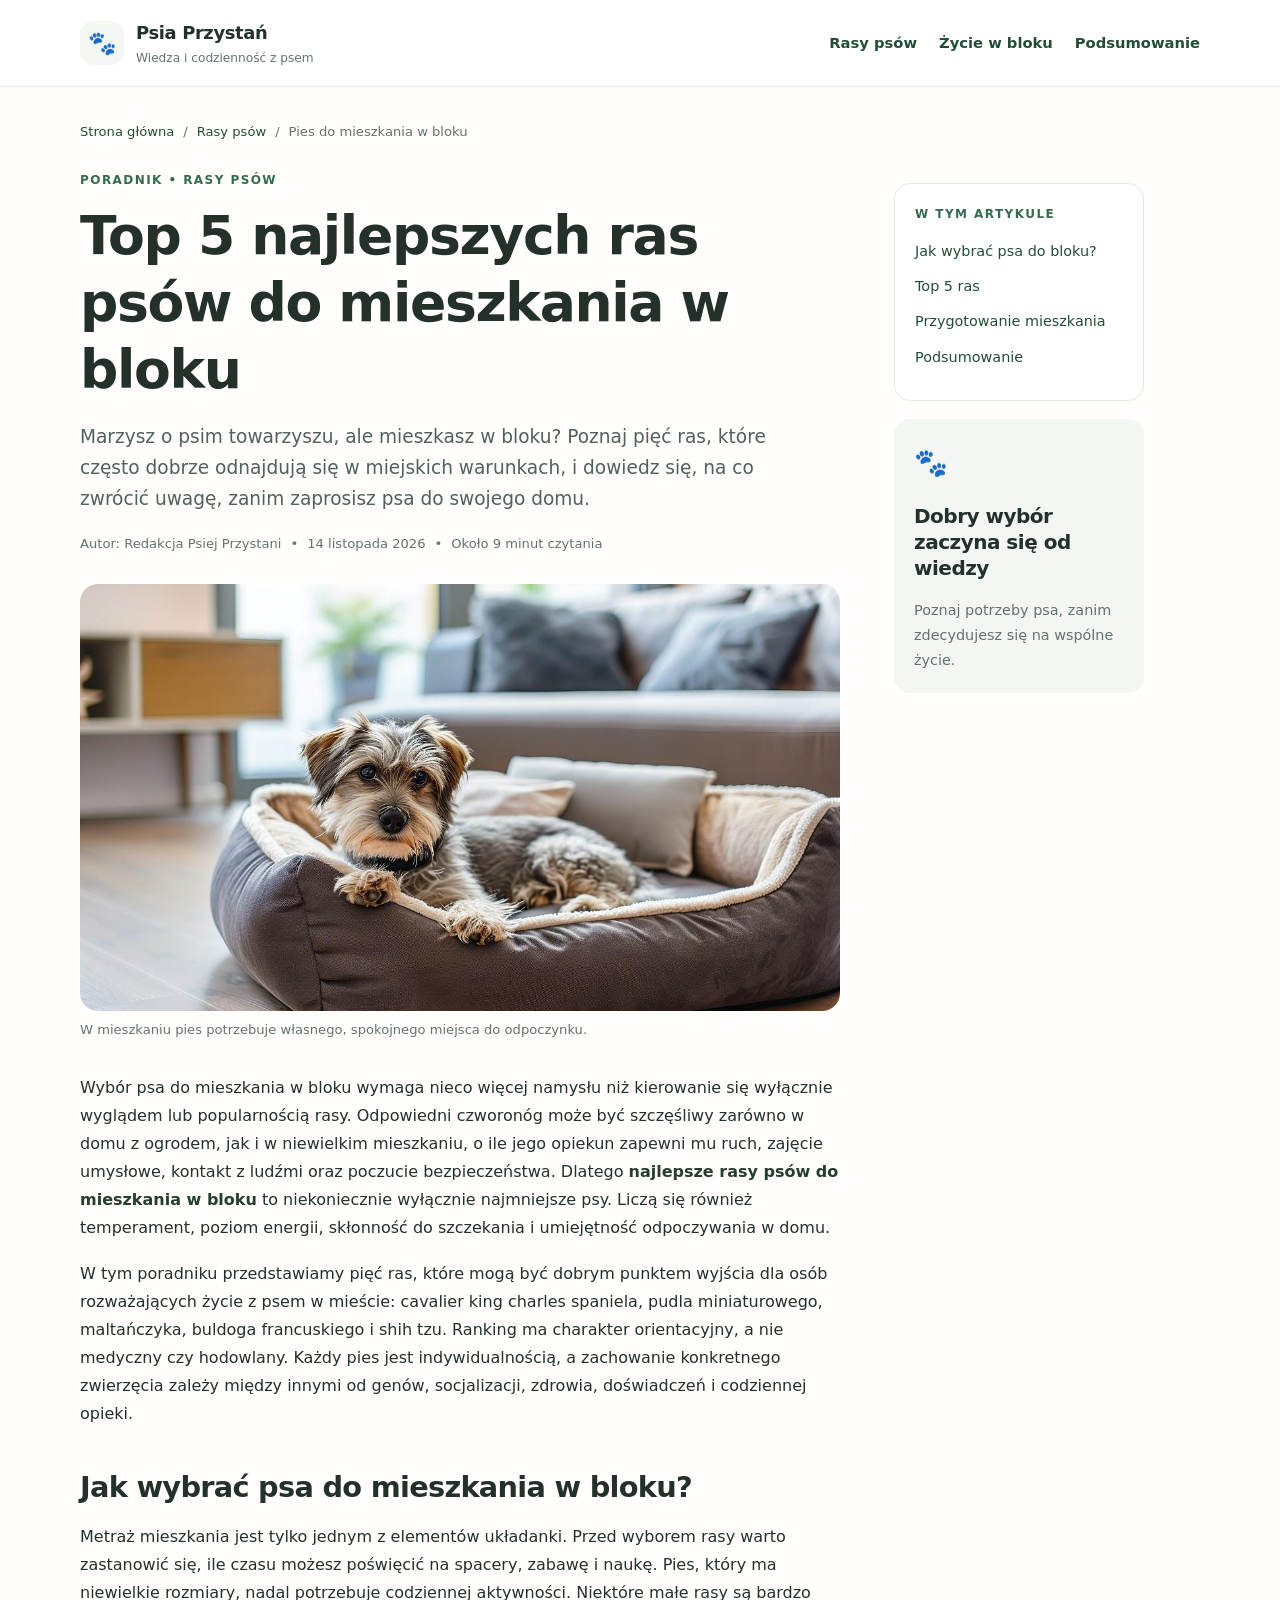
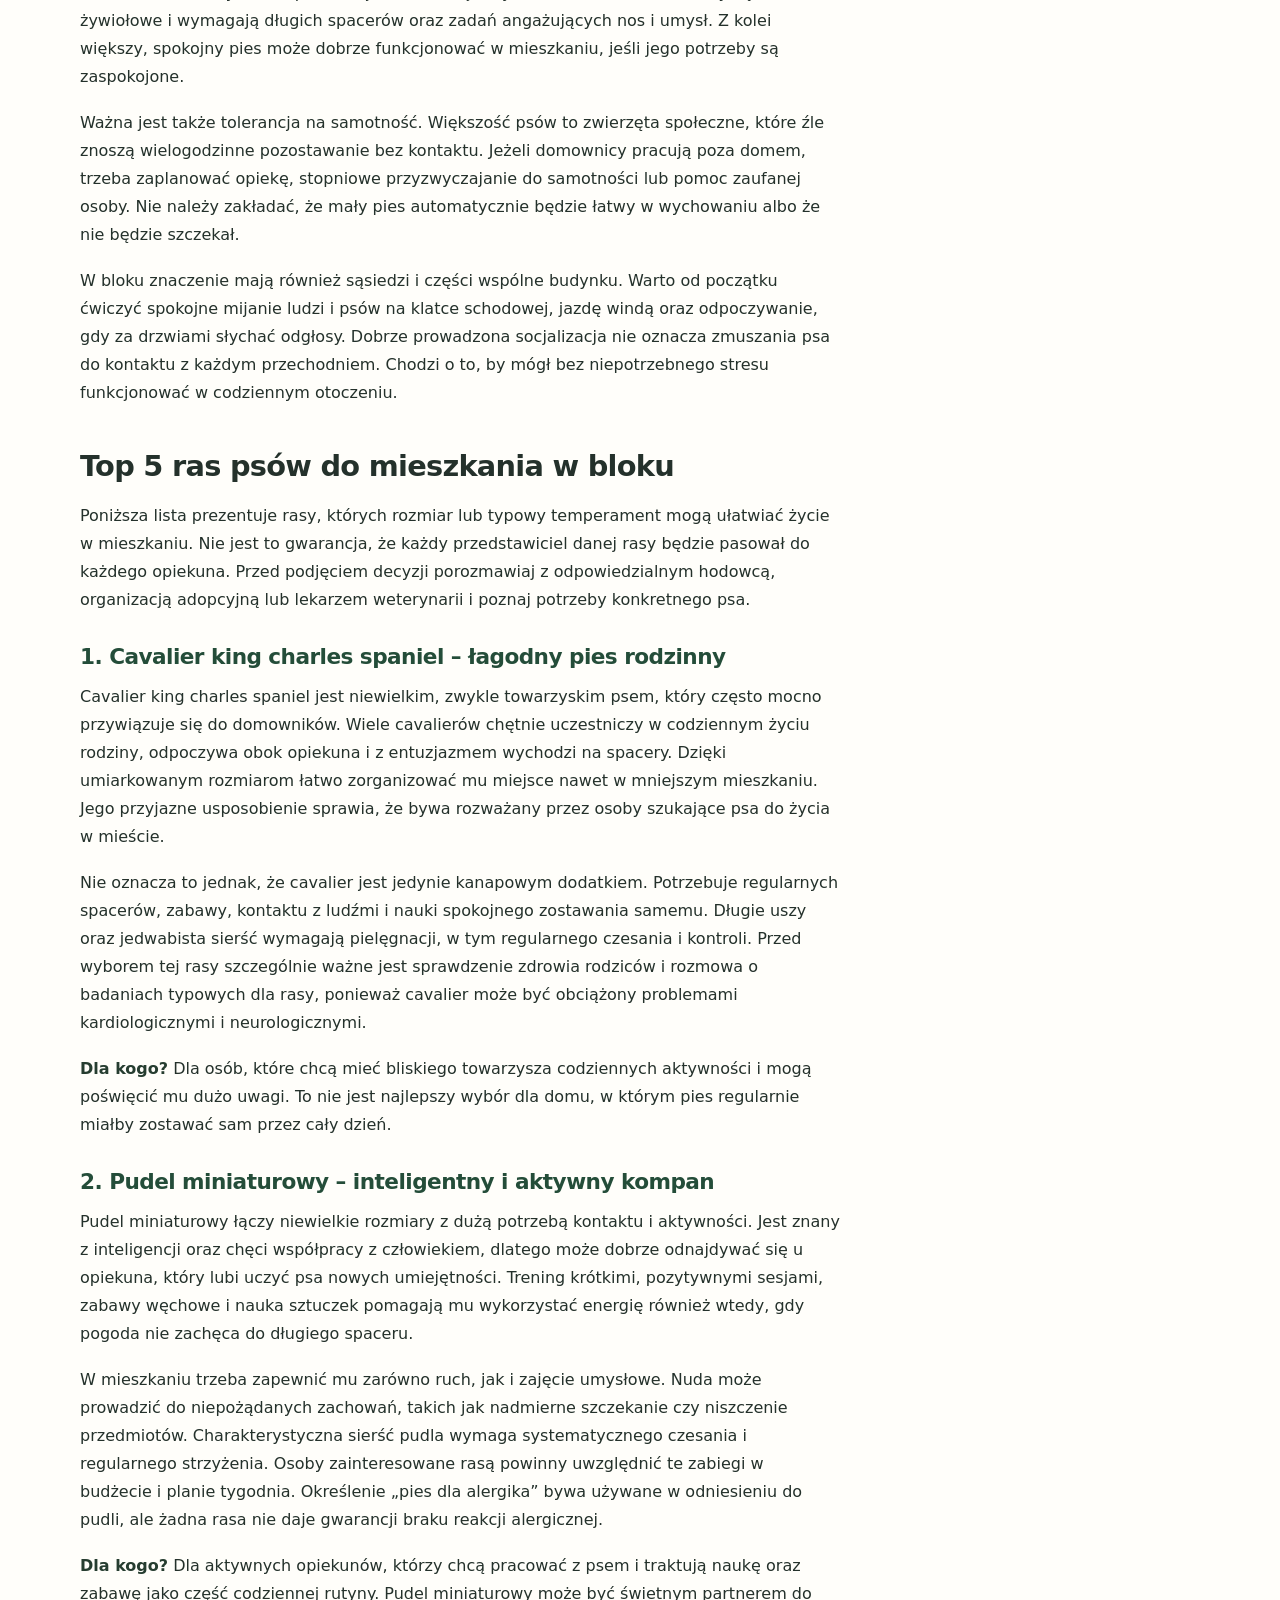
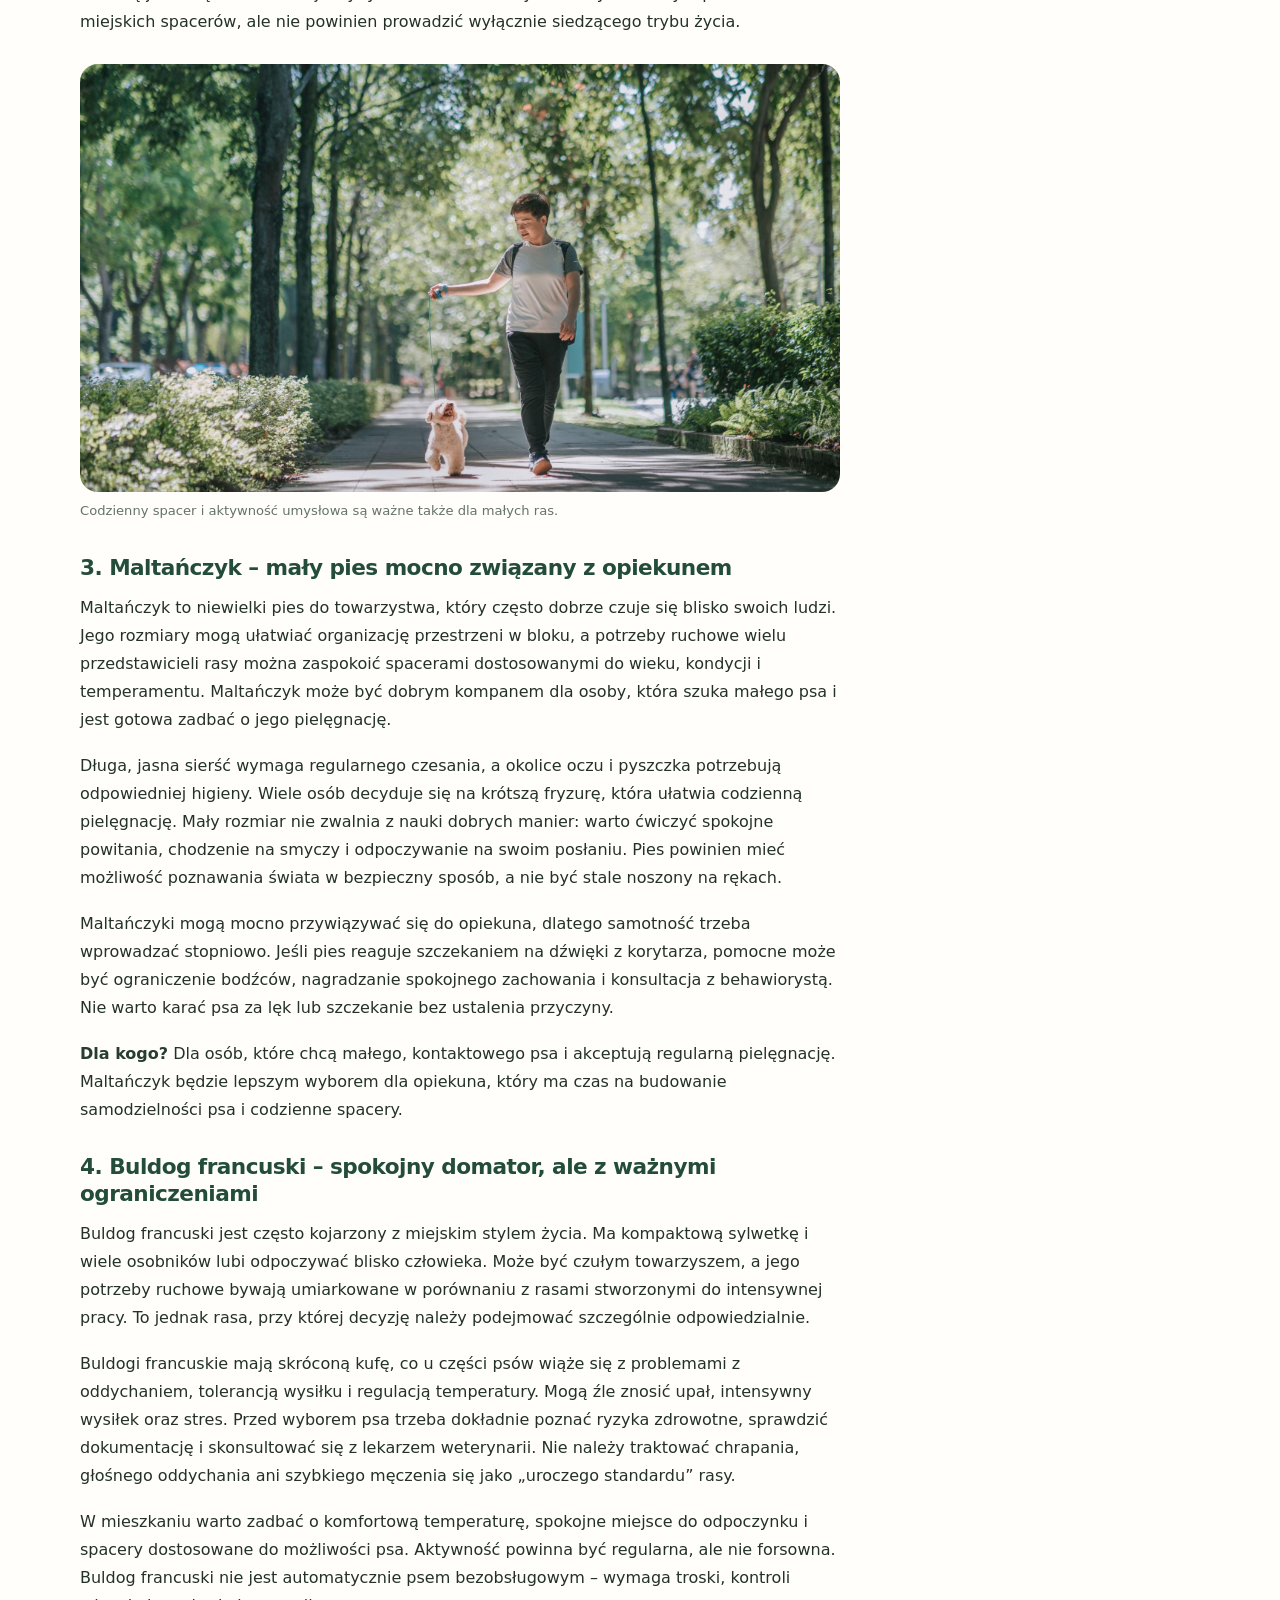
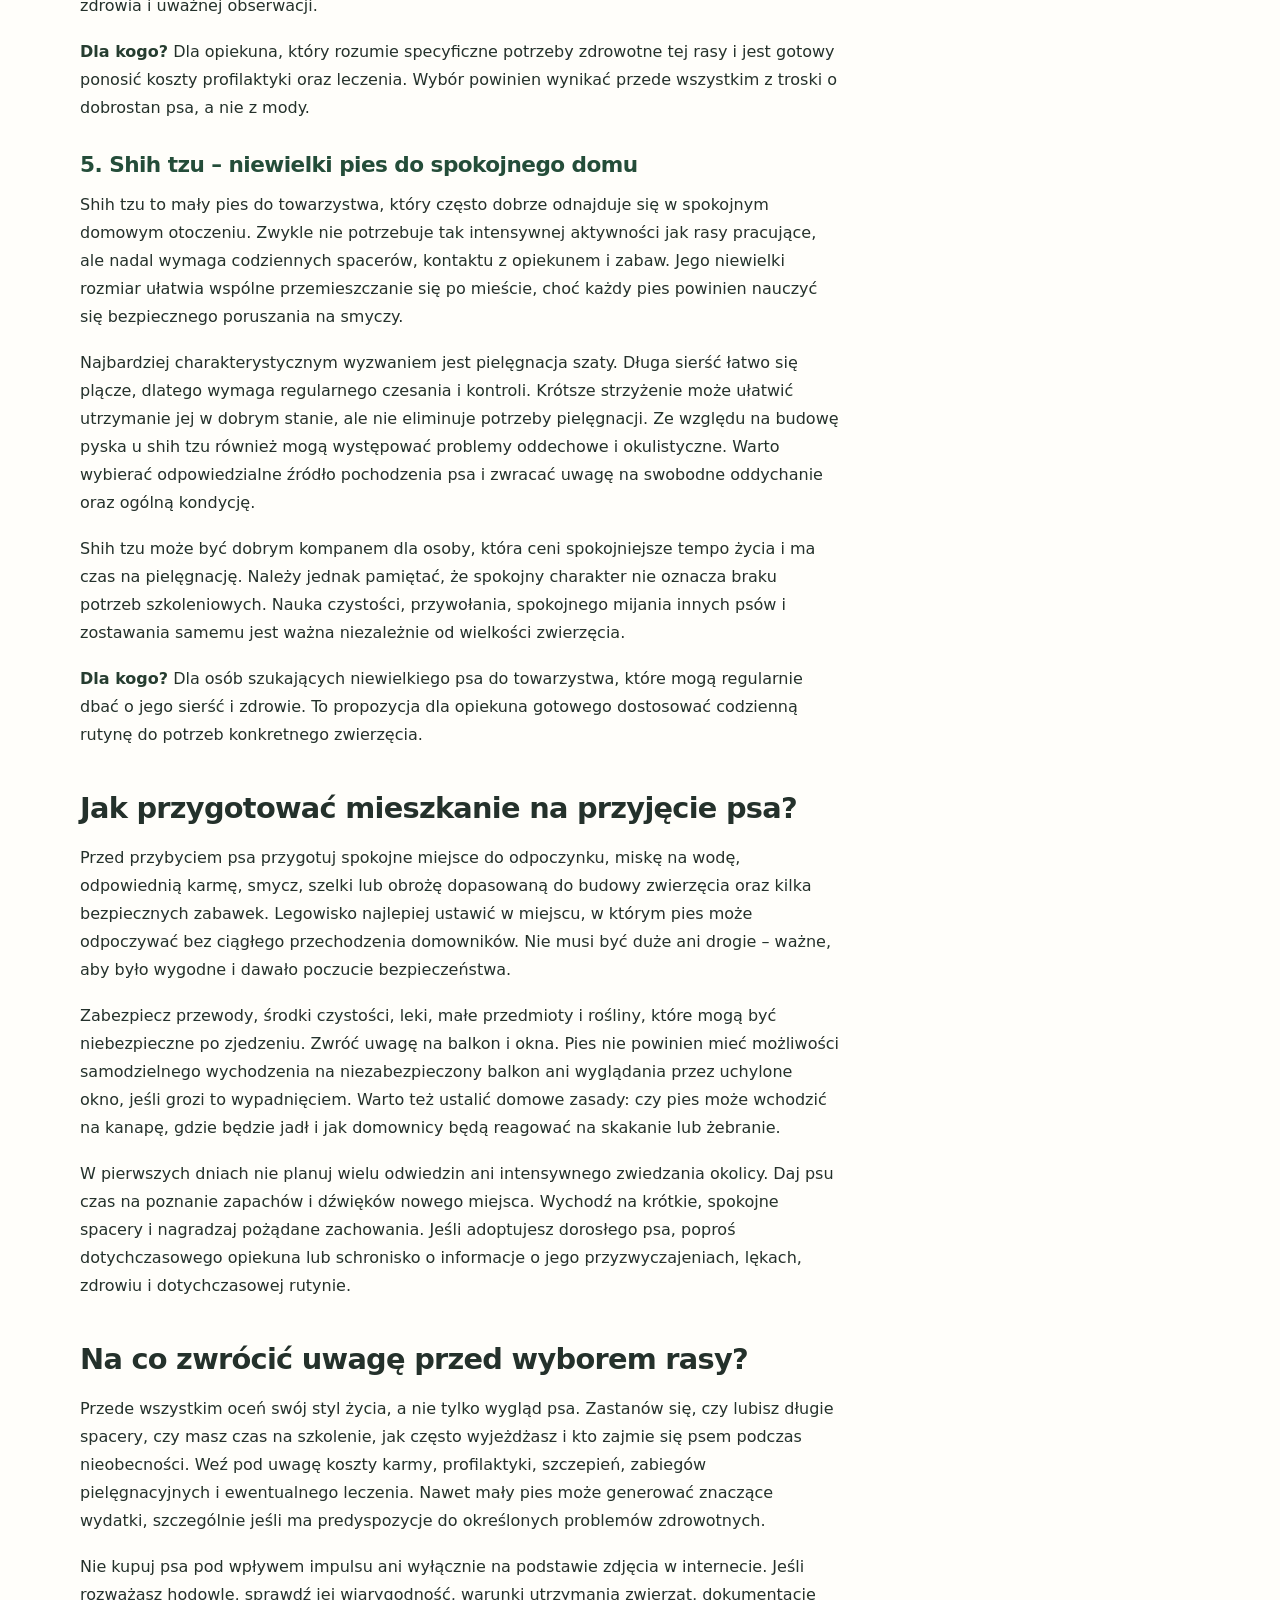
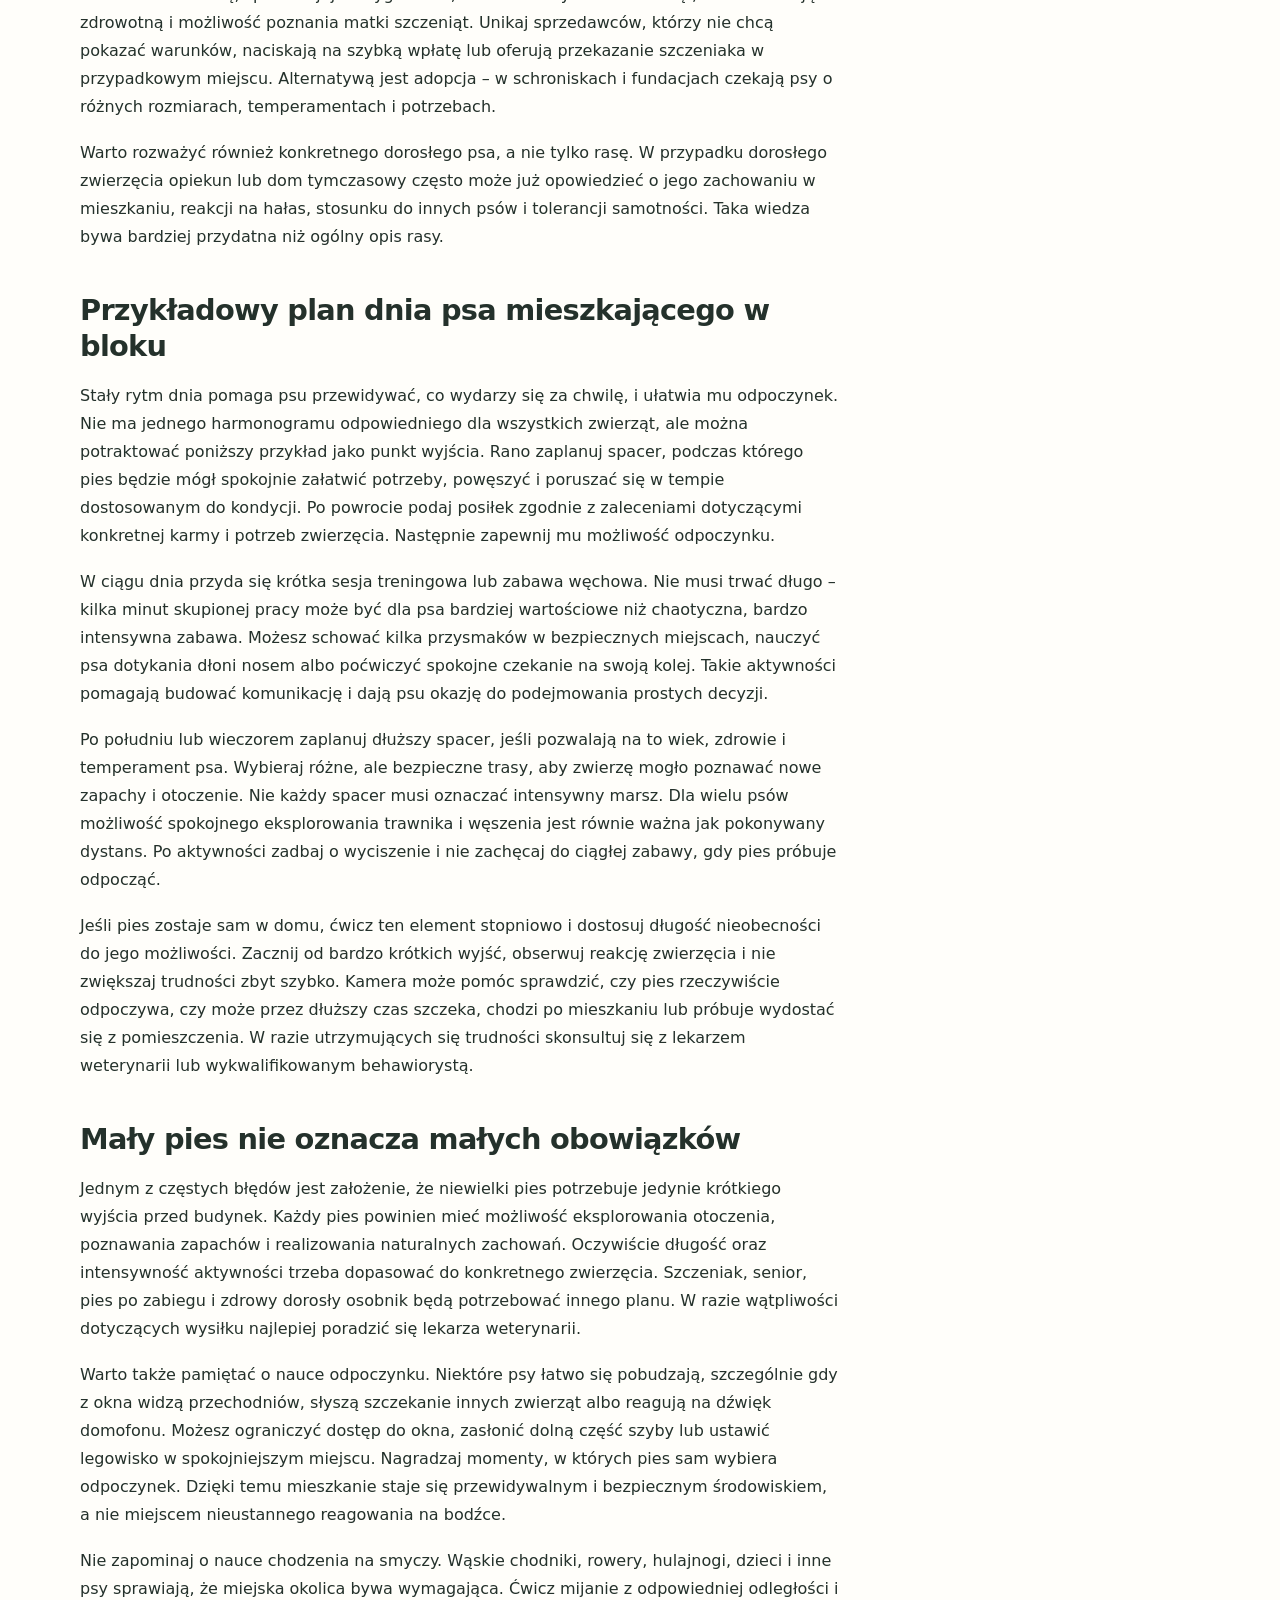
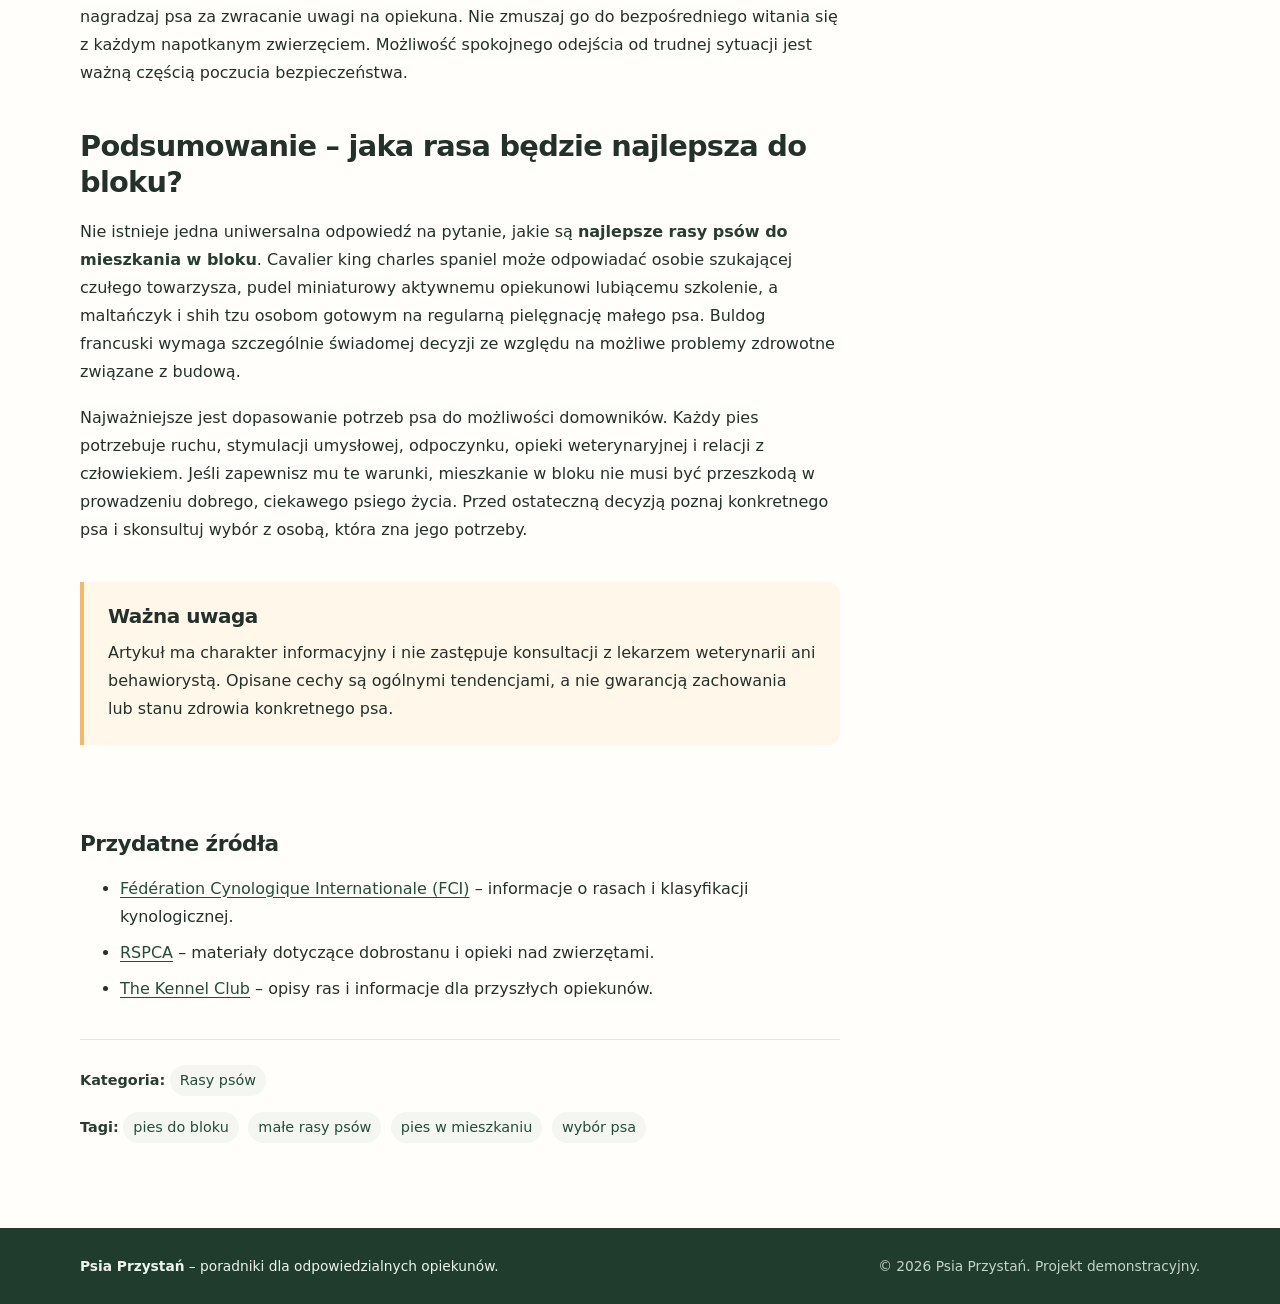
<file: index.html>
<!doctype html>
<html lang="pl">
<head>
  <meta charset="utf-8">
  <meta name="viewport" content="width=device-width, initial-scale=1">
  <title>Top 5 najlepszych ras psów do mieszkania w bloku | Psia Przystań</title>
  <meta name="description" content="Poznaj 5 ras psów, które mogą dobrze odnaleźć się w mieszkaniu w bloku. Sprawdź ich potrzeby, temperament, aktywność i wskazówki przed adopcją.">
  <meta name="robots" content="index, follow">
  <meta name="author" content="Psia Przystań">
  <meta name="keywords" content="najlepsze rasy psów do mieszkania w bloku, pies do bloku, mały pies do mieszkania, rasy psów">
  <link rel="canonical" href="https://msiuda3.github.io/psia-przystan/">
  <link rel="stylesheet" href="style.css">
</head>
<body>
  <a class="skip-link" href="#main">Przejdź do treści</a>

  <header class="site-header">
    <div class="container header-inner">
      <a class="brand" href="./" aria-label="Psia Przystań – strona główna">
        <span class="brand-mark" aria-hidden="true">🐾</span>
        <span><strong>Psia Przystań</strong><small>Wiedza i codzienność z psem</small></span>
      </a>
      <nav class="main-nav" aria-label="Nawigacja główna">
        <a href="#rasy">Rasy psów</a>
        <a href="#zycie-w-bloku">Życie w bloku</a>
        <a href="#podsumowanie">Podsumowanie</a>
      </nav>
    </div>
  </header>

  <main id="main" class="container page-layout">
    <article class="article">
      <nav class="breadcrumbs" aria-label="Okruszki nawigacyjne">
        <a href="./">Strona główna</a><span aria-hidden="true">/</span>
        <a href="#rasy">Rasy psów</a><span aria-hidden="true">/</span>
        <span aria-current="page">Pies do mieszkania w bloku</span>
      </nav>

      <header class="article-header">
        <p class="eyebrow">PORADNIK • RASY PSÓW</p>
        <h1>Top 5 najlepszych ras psów do mieszkania w bloku</h1>
        <p class="lead">Marzysz o psim towarzyszu, ale mieszkasz w bloku? Poznaj pięć ras, które często dobrze odnajdują się w miejskich warunkach, i dowiedz się, na co zwrócić uwagę, zanim zaprosisz psa do swojego domu.</p>
        <div class="article-meta">
          <span>Autor: Redakcja Psiej Przystani</span>
          <span aria-hidden="true">•</span>
          <time datetime="2026-11-14">14 listopada 2026</time>
          <span aria-hidden="true">•</span>
          <span>Około 9 minut czytania</span>
        </div>
      </header>

      <figure class="hero-image">
        <img src="images/pies-w-mieszkaniu.jpg"
             alt="Pies odpoczywający na miękkim legowisku w jasnym mieszkaniu"
             title="Pies odpoczywający w mieszkaniu">
        <figcaption>W mieszkaniu pies potrzebuje własnego, spokojnego miejsca do odpoczynku.</figcaption>
      </figure>

      <div class="article-body">
        <p>Wybór psa do mieszkania w bloku wymaga nieco więcej namysłu niż kierowanie się wyłącznie wyglądem lub popularnością rasy. Odpowiedni czworonóg może być szczęśliwy zarówno w domu z ogrodem, jak i w niewielkim mieszkaniu, o ile jego opiekun zapewni mu ruch, zajęcie umysłowe, kontakt z ludźmi oraz poczucie bezpieczeństwa. Dlatego <strong>najlepsze rasy psów do mieszkania w bloku</strong> to niekoniecznie wyłącznie najmniejsze psy. Liczą się również temperament, poziom energii, skłonność do szczekania i umiejętność odpoczywania w domu.</p>

        <p>W tym poradniku przedstawiamy pięć ras, które mogą być dobrym punktem wyjścia dla osób rozważających życie z psem w mieście: cavalier king charles spaniela, pudla miniaturowego, maltańczyka, buldoga francuskiego i shih tzu. Ranking ma charakter orientacyjny, a nie medyczny czy hodowlany. Każdy pies jest indywidualnością, a zachowanie konkretnego zwierzęcia zależy między innymi od genów, socjalizacji, zdrowia, doświadczeń i codziennej opieki.</p>

        <h2 id="jak-wybrac">Jak wybrać psa do mieszkania w bloku?</h2>
        <p>Metraż mieszkania jest tylko jednym z elementów układanki. Przed wyborem rasy warto zastanowić się, ile czasu możesz poświęcić na spacery, zabawę i naukę. Pies, który ma niewielkie rozmiary, nadal potrzebuje codziennej aktywności. Niektóre małe rasy są bardzo żywiołowe i wymagają długich spacerów oraz zadań angażujących nos i umysł. Z kolei większy, spokojny pies może dobrze funkcjonować w mieszkaniu, jeśli jego potrzeby są zaspokojone.</p>
        <p>Ważna jest także tolerancja na samotność. Większość psów to zwierzęta społeczne, które źle znoszą wielogodzinne pozostawanie bez kontaktu. Jeżeli domownicy pracują poza domem, trzeba zaplanować opiekę, stopniowe przyzwyczajanie do samotności lub pomoc zaufanej osoby. Nie należy zakładać, że mały pies automatycznie będzie łatwy w wychowaniu albo że nie będzie szczekał.</p>
        <p>W bloku znaczenie mają również sąsiedzi i części wspólne budynku. Warto od początku ćwiczyć spokojne mijanie ludzi i psów na klatce schodowej, jazdę windą oraz odpoczywanie, gdy za drzwiami słychać odgłosy. Dobrze prowadzona socjalizacja nie oznacza zmuszania psa do kontaktu z każdym przechodniem. Chodzi o to, by mógł bez niepotrzebnego stresu funkcjonować w codziennym otoczeniu.</p>

        <h2 id="rasy">Top 5 ras psów do mieszkania w bloku</h2>
        <p>Poniższa lista prezentuje rasy, których rozmiar lub typowy temperament mogą ułatwiać życie w mieszkaniu. Nie jest to gwarancja, że każdy przedstawiciel danej rasy będzie pasował do każdego opiekuna. Przed podjęciem decyzji porozmawiaj z odpowiedzialnym hodowcą, organizacją adopcyjną lub lekarzem weterynarii i poznaj potrzeby konkretnego psa.</p>

        <section class="breed">
          <h3>1. Cavalier king charles spaniel – łagodny pies rodzinny</h3>
          <p>Cavalier king charles spaniel jest niewielkim, zwykle towarzyskim psem, który często mocno przywiązuje się do domowników. Wiele cavalierów chętnie uczestniczy w codziennym życiu rodziny, odpoczywa obok opiekuna i z entuzjazmem wychodzi na spacery. Dzięki umiarkowanym rozmiarom łatwo zorganizować mu miejsce nawet w mniejszym mieszkaniu. Jego przyjazne usposobienie sprawia, że bywa rozważany przez osoby szukające psa do życia w mieście.</p>
          <p>Nie oznacza to jednak, że cavalier jest jedynie kanapowym dodatkiem. Potrzebuje regularnych spacerów, zabawy, kontaktu z ludźmi i nauki spokojnego zostawania samemu. Długie uszy oraz jedwabista sierść wymagają pielęgnacji, w tym regularnego czesania i kontroli. Przed wyborem tej rasy szczególnie ważne jest sprawdzenie zdrowia rodziców i rozmowa o badaniach typowych dla rasy, ponieważ cavalier może być obciążony problemami kardiologicznymi i neurologicznymi.</p>
          <p><strong>Dla kogo?</strong> Dla osób, które chcą mieć bliskiego towarzysza codziennych aktywności i mogą poświęcić mu dużo uwagi. To nie jest najlepszy wybór dla domu, w którym pies regularnie miałby zostawać sam przez cały dzień.</p>
        </section>

        <section class="breed">
          <h3>2. Pudel miniaturowy – inteligentny i aktywny kompan</h3>
          <p>Pudel miniaturowy łączy niewielkie rozmiary z dużą potrzebą kontaktu i aktywności. Jest znany z inteligencji oraz chęci współpracy z człowiekiem, dlatego może dobrze odnajdywać się u opiekuna, który lubi uczyć psa nowych umiejętności. Trening krótkimi, pozytywnymi sesjami, zabawy węchowe i nauka sztuczek pomagają mu wykorzystać energię również wtedy, gdy pogoda nie zachęca do długiego spaceru.</p>
          <p>W mieszkaniu trzeba zapewnić mu zarówno ruch, jak i zajęcie umysłowe. Nuda może prowadzić do niepożądanych zachowań, takich jak nadmierne szczekanie czy niszczenie przedmiotów. Charakterystyczna sierść pudla wymaga systematycznego czesania i regularnego strzyżenia. Osoby zainteresowane rasą powinny uwzględnić te zabiegi w budżecie i planie tygodnia. Określenie „pies dla alergika” bywa używane w odniesieniu do pudli, ale żadna rasa nie daje gwarancji braku reakcji alergicznej.</p>
          <p><strong>Dla kogo?</strong> Dla aktywnych opiekunów, którzy chcą pracować z psem i traktują naukę oraz zabawę jako część codziennej rutyny. Pudel miniaturowy może być świetnym partnerem do miejskich spacerów, ale nie powinien prowadzić wyłącznie siedzącego trybu życia.</p>
        </section>

        <figure class="inline-image">
          <img src="images/pudel-miniaturowy-spacer.jpg"
               alt="Pudel miniaturowy na spacerze po miejskim parku"
               title="Pudel miniaturowy podczas spaceru">
          <figcaption>Codzienny spacer i aktywność umysłowa są ważne także dla małych ras.</figcaption>
        </figure>

        <section class="breed">
          <h3>3. Maltańczyk – mały pies mocno związany z opiekunem</h3>
          <p>Maltańczyk to niewielki pies do towarzystwa, który często dobrze czuje się blisko swoich ludzi. Jego rozmiary mogą ułatwiać organizację przestrzeni w bloku, a potrzeby ruchowe wielu przedstawicieli rasy można zaspokoić spacerami dostosowanymi do wieku, kondycji i temperamentu. Maltańczyk może być dobrym kompanem dla osoby, która szuka małego psa i jest gotowa zadbać o jego pielęgnację.</p>
          <p>Długa, jasna sierść wymaga regularnego czesania, a okolice oczu i pyszczka potrzebują odpowiedniej higieny. Wiele osób decyduje się na krótszą fryzurę, która ułatwia codzienną pielęgnację. Mały rozmiar nie zwalnia z nauki dobrych manier: warto ćwiczyć spokojne powitania, chodzenie na smyczy i odpoczywanie na swoim posłaniu. Pies powinien mieć możliwość poznawania świata w bezpieczny sposób, a nie być stale noszony na rękach.</p>
          <p>Maltańczyki mogą mocno przywiązywać się do opiekuna, dlatego samotność trzeba wprowadzać stopniowo. Jeśli pies reaguje szczekaniem na dźwięki z korytarza, pomocne może być ograniczenie bodźców, nagradzanie spokojnego zachowania i konsultacja z behawiorystą. Nie warto karać psa za lęk lub szczekanie bez ustalenia przyczyny.</p>
          <p><strong>Dla kogo?</strong> Dla osób, które chcą małego, kontaktowego psa i akceptują regularną pielęgnację. Maltańczyk będzie lepszym wyborem dla opiekuna, który ma czas na budowanie samodzielności psa i codzienne spacery.</p>
        </section>

        <section class="breed">
          <h3>4. Buldog francuski – spokojny domator, ale z ważnymi ograniczeniami</h3>
          <p>Buldog francuski jest często kojarzony z miejskim stylem życia. Ma kompaktową sylwetkę i wiele osobników lubi odpoczywać blisko człowieka. Może być czułym towarzyszem, a jego potrzeby ruchowe bywają umiarkowane w porównaniu z rasami stworzonymi do intensywnej pracy. To jednak rasa, przy której decyzję należy podejmować szczególnie odpowiedzialnie.</p>
          <p>Buldogi francuskie mają skróconą kufę, co u części psów wiąże się z problemami z oddychaniem, tolerancją wysiłku i regulacją temperatury. Mogą źle znosić upał, intensywny wysiłek oraz stres. Przed wyborem psa trzeba dokładnie poznać ryzyka zdrowotne, sprawdzić dokumentację i skonsultować się z lekarzem weterynarii. Nie należy traktować chrapania, głośnego oddychania ani szybkiego męczenia się jako „uroczego standardu” rasy.</p>
          <p>W mieszkaniu warto zadbać o komfortową temperaturę, spokojne miejsce do odpoczynku i spacery dostosowane do możliwości psa. Aktywność powinna być regularna, ale nie forsowna. Buldog francuski nie jest automatycznie psem bezobsługowym – wymaga troski, kontroli zdrowia i uważnej obserwacji.</p>
          <p><strong>Dla kogo?</strong> Dla opiekuna, który rozumie specyficzne potrzeby zdrowotne tej rasy i jest gotowy ponosić koszty profilaktyki oraz leczenia. Wybór powinien wynikać przede wszystkim z troski o dobrostan psa, a nie z mody.</p>
        </section>

        <section class="breed">
          <h3>5. Shih tzu – niewielki pies do spokojnego domu</h3>
          <p>Shih tzu to mały pies do towarzystwa, który często dobrze odnajduje się w spokojnym domowym otoczeniu. Zwykle nie potrzebuje tak intensywnej aktywności jak rasy pracujące, ale nadal wymaga codziennych spacerów, kontaktu z opiekunem i zabaw. Jego niewielki rozmiar ułatwia wspólne przemieszczanie się po mieście, choć każdy pies powinien nauczyć się bezpiecznego poruszania na smyczy.</p>
          <p>Najbardziej charakterystycznym wyzwaniem jest pielęgnacja szaty. Długa sierść łatwo się plącze, dlatego wymaga regularnego czesania i kontroli. Krótsze strzyżenie może ułatwić utrzymanie jej w dobrym stanie, ale nie eliminuje potrzeby pielęgnacji. Ze względu na budowę pyska u shih tzu również mogą występować problemy oddechowe i okulistyczne. Warto wybierać odpowiedzialne źródło pochodzenia psa i zwracać uwagę na swobodne oddychanie oraz ogólną kondycję.</p>
          <p>Shih tzu może być dobrym kompanem dla osoby, która ceni spokojniejsze tempo życia i ma czas na pielęgnację. Należy jednak pamiętać, że spokojny charakter nie oznacza braku potrzeb szkoleniowych. Nauka czystości, przywołania, spokojnego mijania innych psów i zostawania samemu jest ważna niezależnie od wielkości zwierzęcia.</p>
          <p><strong>Dla kogo?</strong> Dla osób szukających niewielkiego psa do towarzystwa, które mogą regularnie dbać o jego sierść i zdrowie. To propozycja dla opiekuna gotowego dostosować codzienną rutynę do potrzeb konkretnego zwierzęcia.</p>
        </section>

        <h2 id="zycie-w-bloku">Jak przygotować mieszkanie na przyjęcie psa?</h2>
        <p>Przed przybyciem psa przygotuj spokojne miejsce do odpoczynku, miskę na wodę, odpowiednią karmę, smycz, szelki lub obrożę dopasowaną do budowy zwierzęcia oraz kilka bezpiecznych zabawek. Legowisko najlepiej ustawić w miejscu, w którym pies może odpoczywać bez ciągłego przechodzenia domowników. Nie musi być duże ani drogie – ważne, aby było wygodne i dawało poczucie bezpieczeństwa.</p>
        <p>Zabezpiecz przewody, środki czystości, leki, małe przedmioty i rośliny, które mogą być niebezpieczne po zjedzeniu. Zwróć uwagę na balkon i okna. Pies nie powinien mieć możliwości samodzielnego wychodzenia na niezabezpieczony balkon ani wyglądania przez uchylone okno, jeśli grozi to wypadnięciem. Warto też ustalić domowe zasady: czy pies może wchodzić na kanapę, gdzie będzie jadł i jak domownicy będą reagować na skakanie lub żebranie.</p>
        <p>W pierwszych dniach nie planuj wielu odwiedzin ani intensywnego zwiedzania okolicy. Daj psu czas na poznanie zapachów i dźwięków nowego miejsca. Wychodź na krótkie, spokojne spacery i nagradzaj pożądane zachowania. Jeśli adoptujesz dorosłego psa, poproś dotychczasowego opiekuna lub schronisko o informacje o jego przyzwyczajeniach, lękach, zdrowiu i dotychczasowej rutynie.</p>

        <h2>Na co zwrócić uwagę przed wyborem rasy?</h2>
        <p>Przede wszystkim oceń swój styl życia, a nie tylko wygląd psa. Zastanów się, czy lubisz długie spacery, czy masz czas na szkolenie, jak często wyjeżdżasz i kto zajmie się psem podczas nieobecności. Weź pod uwagę koszty karmy, profilaktyki, szczepień, zabiegów pielęgnacyjnych i ewentualnego leczenia. Nawet mały pies może generować znaczące wydatki, szczególnie jeśli ma predyspozycje do określonych problemów zdrowotnych.</p>
        <p>Nie kupuj psa pod wpływem impulsu ani wyłącznie na podstawie zdjęcia w internecie. Jeśli rozważasz hodowlę, sprawdź jej wiarygodność, warunki utrzymania zwierząt, dokumentację zdrowotną i możliwość poznania matki szczeniąt. Unikaj sprzedawców, którzy nie chcą pokazać warunków, naciskają na szybką wpłatę lub oferują przekazanie szczeniaka w przypadkowym miejscu. Alternatywą jest adopcja – w schroniskach i fundacjach czekają psy o różnych rozmiarach, temperamentach i potrzebach.</p>
        <p>Warto rozważyć również konkretnego dorosłego psa, a nie tylko rasę. W przypadku dorosłego zwierzęcia opiekun lub dom tymczasowy często może już opowiedzieć o jego zachowaniu w mieszkaniu, reakcji na hałas, stosunku do innych psów i tolerancji samotności. Taka wiedza bywa bardziej przydatna niż ogólny opis rasy.</p>


        <h2>Przykładowy plan dnia psa mieszkającego w bloku</h2>
        <p>Stały rytm dnia pomaga psu przewidywać, co wydarzy się za chwilę, i ułatwia mu odpoczynek. Nie ma jednego harmonogramu odpowiedniego dla wszystkich zwierząt, ale można potraktować poniższy przykład jako punkt wyjścia. Rano zaplanuj spacer, podczas którego pies będzie mógł spokojnie załatwić potrzeby, powęszyć i poruszać się w tempie dostosowanym do kondycji. Po powrocie podaj posiłek zgodnie z zaleceniami dotyczącymi konkretnej karmy i potrzeb zwierzęcia. Następnie zapewnij mu możliwość odpoczynku.</p>
        <p>W ciągu dnia przyda się krótka sesja treningowa lub zabawa węchowa. Nie musi trwać długo – kilka minut skupionej pracy może być dla psa bardziej wartościowe niż chaotyczna, bardzo intensywna zabawa. Możesz schować kilka przysmaków w bezpiecznych miejscach, nauczyć psa dotykania dłoni nosem albo poćwiczyć spokojne czekanie na swoją kolej. Takie aktywności pomagają budować komunikację i dają psu okazję do podejmowania prostych decyzji.</p>
        <p>Po południu lub wieczorem zaplanuj dłuższy spacer, jeśli pozwalają na to wiek, zdrowie i temperament psa. Wybieraj różne, ale bezpieczne trasy, aby zwierzę mogło poznawać nowe zapachy i otoczenie. Nie każdy spacer musi oznaczać intensywny marsz. Dla wielu psów możliwość spokojnego eksplorowania trawnika i węszenia jest równie ważna jak pokonywany dystans. Po aktywności zadbaj o wyciszenie i nie zachęcaj do ciągłej zabawy, gdy pies próbuje odpocząć.</p>
        <p>Jeśli pies zostaje sam w domu, ćwicz ten element stopniowo i dostosuj długość nieobecności do jego możliwości. Zacznij od bardzo krótkich wyjść, obserwuj reakcję zwierzęcia i nie zwiększaj trudności zbyt szybko. Kamera może pomóc sprawdzić, czy pies rzeczywiście odpoczywa, czy może przez dłuższy czas szczeka, chodzi po mieszkaniu lub próbuje wydostać się z pomieszczenia. W razie utrzymujących się trudności skonsultuj się z lekarzem weterynarii lub wykwalifikowanym behawiorystą.</p>

        <h2>Mały pies nie oznacza małych obowiązków</h2>
        <p>Jednym z częstych błędów jest założenie, że niewielki pies potrzebuje jedynie krótkiego wyjścia przed budynek. Każdy pies powinien mieć możliwość eksplorowania otoczenia, poznawania zapachów i realizowania naturalnych zachowań. Oczywiście długość oraz intensywność aktywności trzeba dopasować do konkretnego zwierzęcia. Szczeniak, senior, pies po zabiegu i zdrowy dorosły osobnik będą potrzebować innego planu. W razie wątpliwości dotyczących wysiłku najlepiej poradzić się lekarza weterynarii.</p>
        <p>Warto także pamiętać o nauce odpoczynku. Niektóre psy łatwo się pobudzają, szczególnie gdy z okna widzą przechodniów, słyszą szczekanie innych zwierząt albo reagują na dźwięk domofonu. Możesz ograniczyć dostęp do okna, zasłonić dolną część szyby lub ustawić legowisko w spokojniejszym miejscu. Nagradzaj momenty, w których pies sam wybiera odpoczynek. Dzięki temu mieszkanie staje się przewidywalnym i bezpiecznym środowiskiem, a nie miejscem nieustannego reagowania na bodźce.</p>
        <p>Nie zapominaj o nauce chodzenia na smyczy. Wąskie chodniki, rowery, hulajnogi, dzieci i inne psy sprawiają, że miejska okolica bywa wymagająca. Ćwicz mijanie z odpowiedniej odległości i nagradzaj psa za zwracanie uwagi na opiekuna. Nie zmuszaj go do bezpośredniego witania się z każdym napotkanym zwierzęciem. Możliwość spokojnego odejścia od trudnej sytuacji jest ważną częścią poczucia bezpieczeństwa.</p>

        <h2 id="podsumowanie">Podsumowanie – jaka rasa będzie najlepsza do bloku?</h2>
        <p>Nie istnieje jedna uniwersalna odpowiedź na pytanie, jakie są <strong>najlepsze rasy psów do mieszkania w bloku</strong>. Cavalier king charles spaniel może odpowiadać osobie szukającej czułego towarzysza, pudel miniaturowy aktywnemu opiekunowi lubiącemu szkolenie, a maltańczyk i shih tzu osobom gotowym na regularną pielęgnację małego psa. Buldog francuski wymaga szczególnie świadomej decyzji ze względu na możliwe problemy zdrowotne związane z budową.</p>
        <p>Najważniejsze jest dopasowanie potrzeb psa do możliwości domowników. Każdy pies potrzebuje ruchu, stymulacji umysłowej, odpoczynku, opieki weterynaryjnej i relacji z człowiekiem. Jeśli zapewnisz mu te warunki, mieszkanie w bloku nie musi być przeszkodą w prowadzeniu dobrego, ciekawego psiego życia. Przed ostateczną decyzją poznaj konkretnego psa i skonsultuj wybór z osobą, która zna jego potrzeby.</p>

        <aside class="info-box">
          <h2>Ważna uwaga</h2>
          <p>Artykuł ma charakter informacyjny i nie zastępuje konsultacji z lekarzem weterynarii ani behawiorystą. Opisane cechy są ogólnymi tendencjami, a nie gwarancją zachowania lub stanu zdrowia konkretnego psa.</p>
        </aside>

        <section class="sources" aria-labelledby="sources-title">
          <h2 id="sources-title">Przydatne źródła</h2>
          <ul>
            <li><a href="https://www.fci.be/" target="_blank" rel="noopener noreferrer">Fédération Cynologique Internationale (FCI)</a> – informacje o rasach i klasyfikacji kynologicznej.</li>
            <li><a href="https://www.rspca.org.uk/" target="_blank" rel="noopener noreferrer">RSPCA</a> – materiały dotyczące dobrostanu i opieki nad zwierzętami.</li>
            <li><a href="https://www.thekennelclub.org.uk/" target="_blank" rel="noopener noreferrer">The Kennel Club</a> – opisy ras i informacje dla przyszłych opiekunów.</li>
          </ul>
        </section>

        <div class="article-taxonomy">
          <p><strong>Kategoria:</strong> <a href="#rasy">Rasy psów</a></p>
          <p><strong>Tagi:</strong>
            <a href="#rasy">pies do bloku</a>
            <a href="#rasy">małe rasy psów</a>
            <a href="#zycie-w-bloku">pies w mieszkaniu</a>
            <a href="#jak-wybrac">wybór psa</a>
          </p>
        </div>
      </div>
    </article>

    <aside class="sidebar" aria-label="Informacje dodatkowe">
      <div class="sidebar-card">
        <p class="sidebar-label">W TYM ARTYKULE</p>
        <a href="#jak-wybrac">Jak wybrać psa do bloku?</a>
        <a href="#rasy">Top 5 ras</a>
        <a href="#zycie-w-bloku">Przygotowanie mieszkania</a>
        <a href="#podsumowanie">Podsumowanie</a>
      </div>
      <div class="sidebar-card accent-card">
        <span class="paw" aria-hidden="true">🐾</span>
        <h2>Dobry wybór zaczyna się od wiedzy</h2>
        <p>Poznaj potrzeby psa, zanim zdecydujesz się na wspólne życie.</p>
      </div>
    </aside>
  </main>

  <footer class="site-footer">
    <div class="container footer-inner">
      <p><strong>Psia Przystań</strong> – poradniki dla odpowiedzialnych opiekunów.</p>
      <p>© 2026 Psia Przystań. Projekt demonstracyjny.</p>
    </div>
  </footer>
</body>
</html>
</file>
<file: style.css>
/* Psia Przystań – style strony artykułu */
:root {
  --ink: #24312b;
  --muted: #64736b;
  --brand: #356b50;
  --brand-dark: #244d39;
  --accent: #f0b96d;
  --paper: #fffefa;
  --surface: #f3f6f1;
  --line: #e2e9e1;
  --max-width: 1120px;
}

* { box-sizing: border-box; }
html { scroll-behavior: smooth; }
body {
  margin: 0;
  color: var(--ink);
  background: var(--paper);
  font-family: system-ui, -apple-system, BlinkMacSystemFont, "Segoe UI", sans-serif;
  line-height: 1.75;
}
a { color: var(--brand-dark); text-underline-offset: 3px; }
a:hover { color: #8b5520; }
a:focus-visible { outline: 3px solid var(--accent); outline-offset: 3px; }
.container { width: min(var(--max-width), calc(100% - 40px)); margin-inline: auto; }
.skip-link {
  position: absolute; left: 12px; top: -60px; z-index: 10;
  padding: 10px 14px; background: white; border: 2px solid var(--brand);
}
.skip-link:focus { top: 12px; }

.site-header { background: #fff; border-bottom: 1px solid var(--line); }
.header-inner {
  min-height: 86px; display: flex; align-items: center;
  justify-content: space-between; gap: 24px;
}
.brand { display: inline-flex; align-items: center; gap: 12px; text-decoration: none; color: var(--ink); }
.brand-mark { display: grid; place-items: center; width: 44px; height: 44px; border-radius: 14px; background: var(--surface); font-size: 23px; }
.brand strong { display: block; font-size: 1.12rem; letter-spacing: -.02em; }
.brand small { display: block; color: var(--muted); font-size: .76rem; }
.main-nav { display: flex; flex-wrap: wrap; gap: 22px; }
.main-nav a { font-size: .92rem; font-weight: 650; text-decoration: none; }

.page-layout { display: grid; grid-template-columns: minmax(0, 760px) 250px; gap: 54px; align-items: start; padding-block: 34px 72px; }
.article { min-width: 0; }
.breadcrumbs { display: flex; flex-wrap: wrap; gap: 9px; color: var(--muted); font-size: .82rem; margin-bottom: 26px; }
.breadcrumbs a { text-decoration: none; }
.article-header { margin-bottom: 24px; }
.eyebrow, .sidebar-label { color: var(--brand); font-size: .75rem; font-weight: 800; letter-spacing: .12em; }
h1, h2, h3 { line-height: 1.25; letter-spacing: -.025em; }
h1 { max-width: 720px; margin: 8px 0 16px; font-size: clamp(2.1rem, 5vw, 3.35rem); }
.lead { max-width: 700px; color: #526159; font-size: 1.16rem; line-height: 1.65; }
.article-meta { display: flex; flex-wrap: wrap; gap: 9px; color: var(--muted); font-size: .82rem; margin-top: 18px; }
.hero-image, .inline-image { margin: 28px 0 32px; }
.hero-image img, .inline-image img { display: block; width: 100%; height: auto; aspect-ratio: 16 / 9; object-fit: cover; border-radius: 18px; background: var(--surface); }
figcaption { color: var(--muted); font-size: .82rem; margin-top: 8px; }
.article-body p { margin: 0 0 18px; }
.article-body h2 { margin: 42px 0 17px; font-size: 1.8rem; }
.article-body h3 { margin: 30px 0 12px; font-size: 1.35rem; }
.breed { margin-bottom: 28px; }
.breed h3 { color: var(--brand-dark); }
.article-body strong { color: #263d30; }
.info-box { margin: 38px 0; padding: 22px 24px; border-left: 4px solid var(--accent); background: #fff7e9; border-radius: 0 12px 12px 0; }
.info-box h2 { margin: 0 0 10px; font-size: 1.25rem; }
.info-box p { margin: 0; }
.sources { padding-top: 6px; }
.sources h2 { font-size: 1.35rem; }
.sources li { margin-bottom: 8px; }
.article-taxonomy { margin-top: 36px; padding-top: 22px; border-top: 1px solid var(--line); font-size: .9rem; }
.article-taxonomy p { margin-bottom: 10px; }
.article-taxonomy a { display: inline-block; margin: 3px 5px 3px 0; padding: 3px 10px; border-radius: 999px; background: var(--surface); text-decoration: none; }

.sidebar { position: sticky; top: 24px; padding-top: 62px; }
.sidebar-card { padding: 20px; margin-bottom: 18px; border: 1px solid var(--line); border-radius: 16px; background: #fff; }
.sidebar-card > a { display: block; margin: 10px 0; font-size: .9rem; text-decoration: none; }
.sidebar-label { margin: 0 0 14px; }
.accent-card { background: var(--surface); border: 0; }
.accent-card .paw { font-size: 1.7rem; }
.accent-card h2 { font-size: 1.25rem; line-height: 1.3; }
.accent-card p { color: var(--muted); font-size: .9rem; margin-bottom: 0; }

.site-footer { background: #203c2d; color: #edf4ee; padding: 26px 0; }
.footer-inner { display: flex; flex-wrap: wrap; justify-content: space-between; gap: 10px 24px; }
.footer-inner p { margin: 0; font-size: .86rem; }
.footer-inner p:last-child { color: #c5d4c9; }

@media (max-width: 850px) {
  .page-layout { grid-template-columns: 1fr; gap: 20px; }
  .sidebar { position: static; padding-top: 0; display: grid; grid-template-columns: repeat(2, minmax(0, 1fr)); gap: 14px; }
}
@media (max-width: 600px) {
  .container { width: min(100% - 28px, var(--max-width)); }
  .header-inner { align-items: flex-start; flex-direction: column; padding-block: 16px; gap: 12px; }
  .main-nav { gap: 14px; }
  .page-layout { padding-top: 22px; }
  .lead { font-size: 1.04rem; }
  .sidebar { grid-template-columns: 1fr; }
  .article-body h2 { font-size: 1.55rem; }
}
@media (prefers-reduced-motion: reduce) {
  html { scroll-behavior: auto; }
}
</file>
